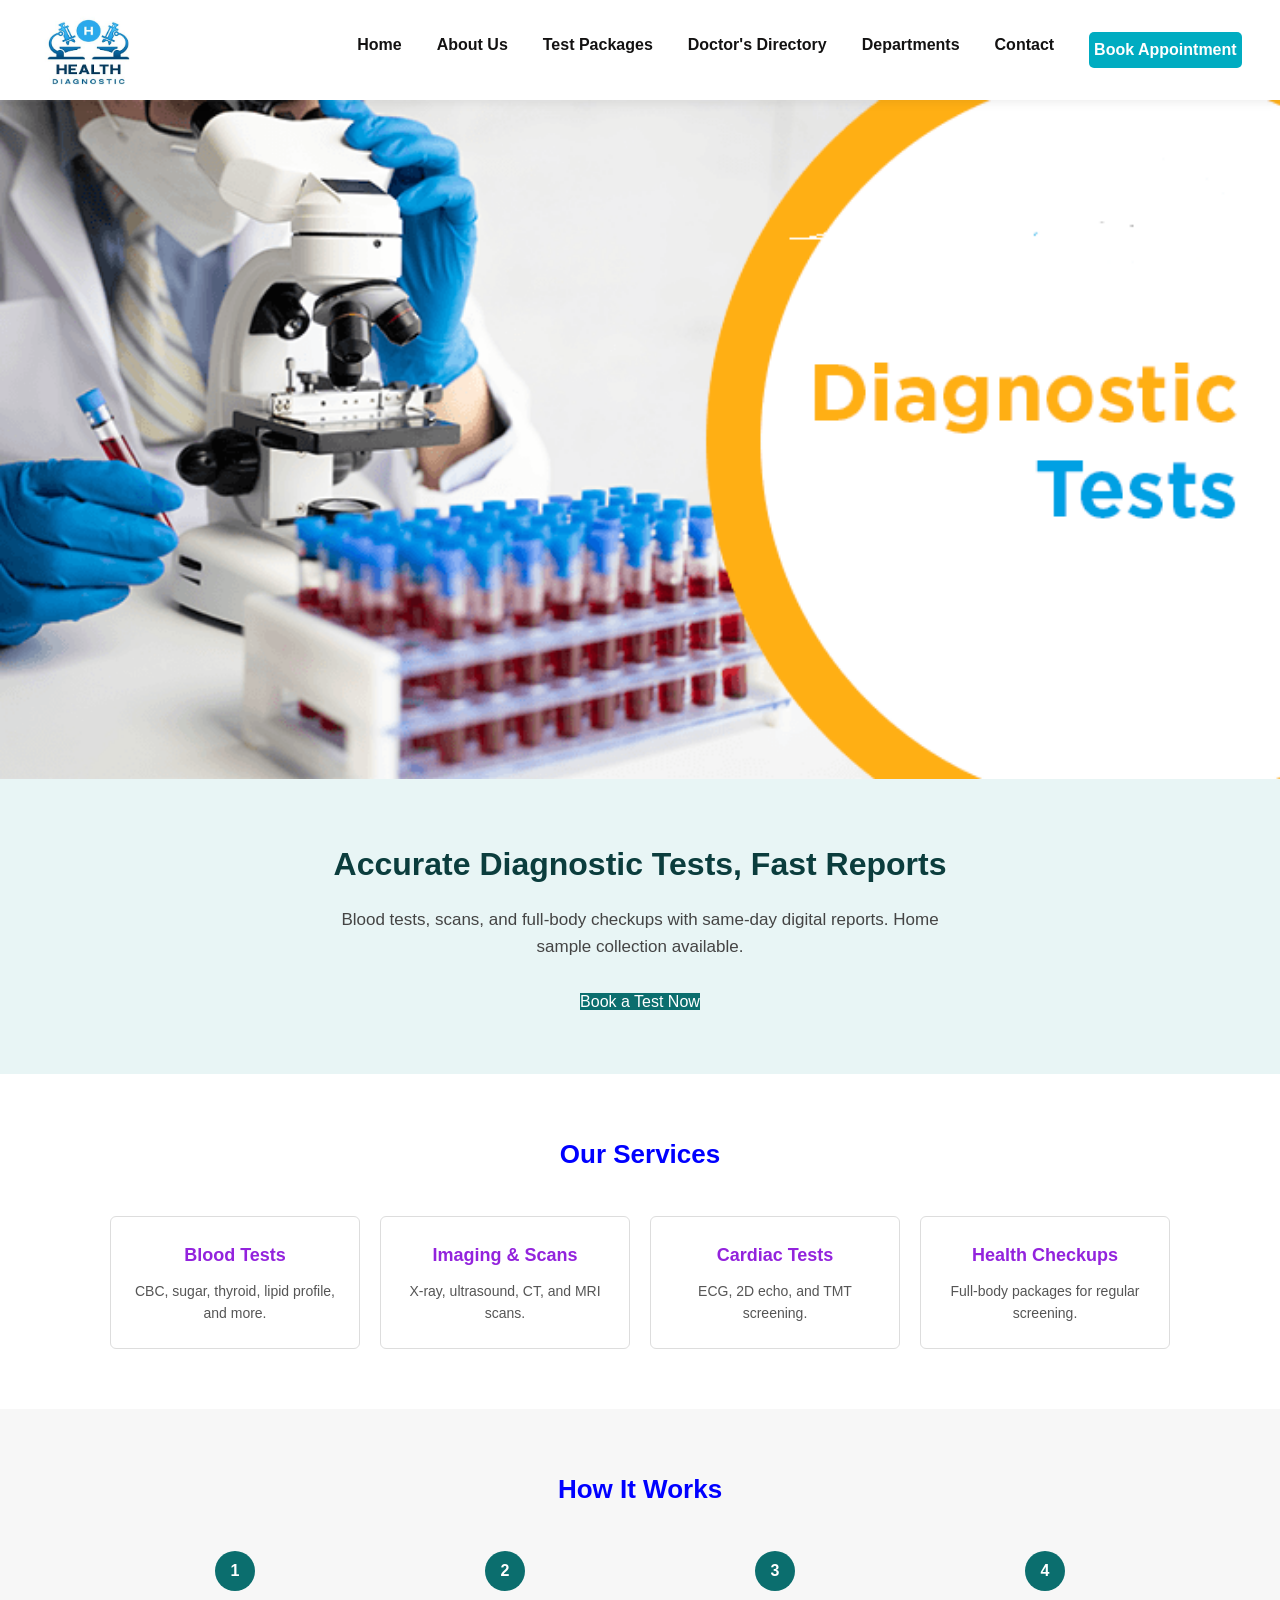
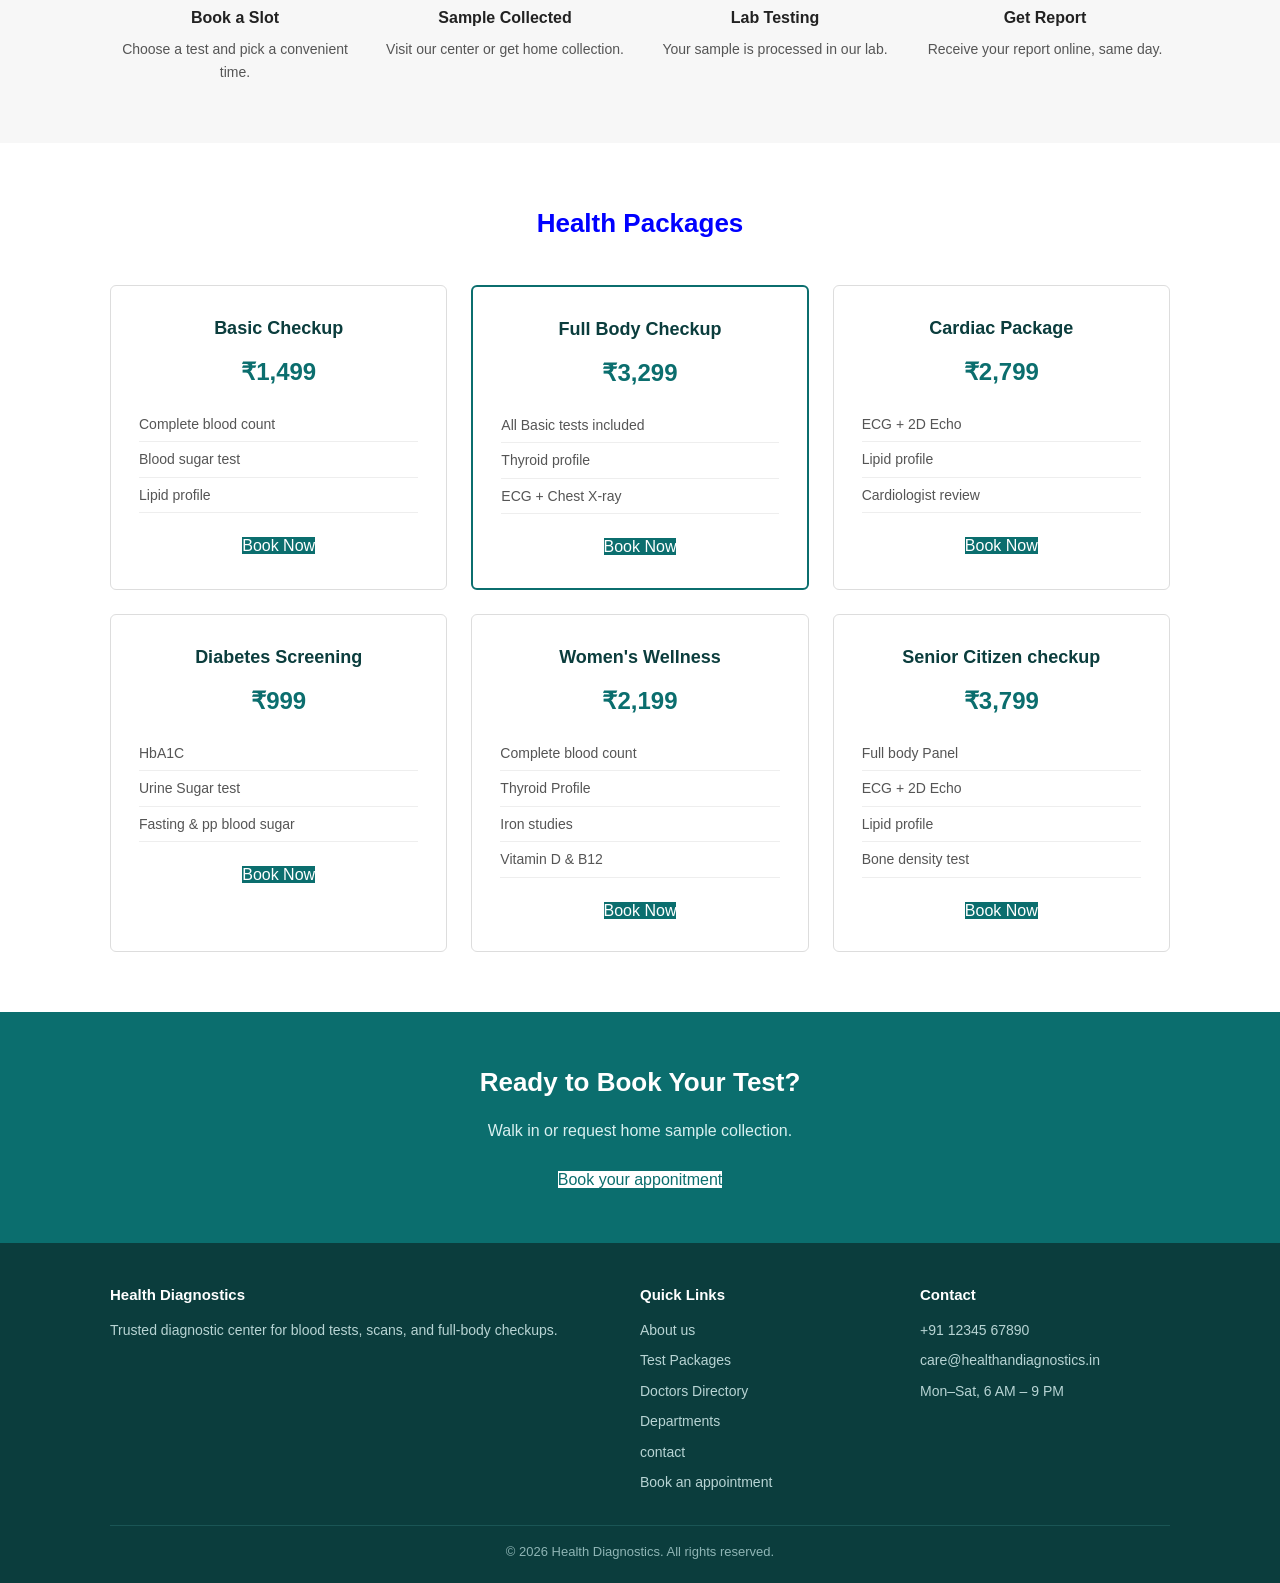
<file: index.html>
<html>
    <!DOCTYPE html>
<html lang="en">
<head>
<meta charset="UTF-8">
<meta name="viewport" content="width=device-width, initial-scale=1.0">
<title>Health Diagnostic center website</title>
<style>
  * { margin: 0; padding: 0; box-sizing: border-box; }
  body {
    font-family: Arial, Helvetica, sans-serif;
    color: #222;
    line-height: 1.6;
  }
  .container {
    max-width: 1100px;
    margin: 0 auto;
    padding: 0 20px;
  }
  a { text-decoration: none; color: inherit; }

  /* Header */
  
  header {
    background: white;
    position: sticky;
    top: 0;
    z-index: 1000;
    box-shadow: 0 2px 10px rgba(0, 0, 0, .08);
}

.navbar {
    display: flex;
    justify-content: space-between;
    align-items: center;
    padding: 10px 3%;
}

.logo {
    display: flex;
    align-items: center;
    gap: 12px;
}

.logo img {
    width: 100px;
    height: 80px;
}

.logo h2 {
    color: #0097a7;
    font-size: 24px;
}

nav ul {
    display: flex;
    list-style: none;
    gap: 35px;
}

nav ul li a {
    text-decoration: none;
    color: #131212;
    font-weight: 600;
    transition: .3s;
}

nav ul li a:hover {
    color: #00acc1;
}

.btn1 {
    display: inline-block;
    background: #00acc1;
    color: #fff;
    padding: 5px 5px;
    text-decoration: none;
    border-radius: 5px;
    transition: 0.3s;
    font-weight: bold;
}

.btn1:hover {
    background: #e5533d;
    transform: translateY(-3px);
}


.menu-btn {
    display: none;
    font-size: 30px;
    cursor: pointer;
}
  .btn-primary {
    background: #0b6e6e;
    color: #fff;
  }
  .btn-primary:hover { background: #095656; }


  /*mobile*/
  @media(max-width:768px) {

    .menu-btn {
        display: block;
    }

    nav {
        position: absolute;
        top: 82px;
        left: 0;
        width: 100%;
        background: white;
        display: none;
        box-shadow: 0 5px 15px rgba(0, 0, 0, .1);
    }

    nav.active {
        display: block;
    }

    nav ul {
        flex-direction: column;
        padding: 20px;
        gap: 18px;
    }
    nav ul li a:hover{
        color: #0b6e6e;
    }
}

  /* Hero */
  .hero {
    background: #e8f5f5;
    padding: 60px 0;
    text-align: center;
  }
  .hero h1 {
    font-size: 32px;
    margin-bottom: 16px;
    color: #0b3d3d;
  }
  .hero p {
    font-size: 17px;
    color: #444;
    max-width: 600px;
    margin: 0 auto 28px;
  }

  /* Sections */
  section {
    padding: 60px 0;
  }
  section h2 {
    text-align: center;
    font-size: 26px;
    margin-bottom: 40px;
    color: blue;
  }

  /* Services */
  .services-grid {
    display: grid;
    grid-template-columns: repeat(4, 1fr);
    gap: 20px;

  }
 
  .service-card {
    background: #fff;
    border: 1px solid #ddd;
    border-radius: 6px;
    padding: 24px;
    text-align: center;
  }
  .service-card h3 {
    font-size: 18px;
    margin-bottom: 10px;
    color: #9323dd;
  }
  .service-card p {
    font-size: 14px;
    color: #555;
  }
  .service-card:hover{
    background-color: #a9d4d4;
    cursor: pointer;
    transform: translateY(-6px);
    border-color: #222;
    box-shadow:  blue;
  }

  /* How it works */
  .how-it-works {
    background: #f7f7f7;
  }
  .steps {
    display: grid;
    grid-template-columns: repeat(4, 1fr);
    gap: 20px;
    text-align: center;
  }
  .step-number {
    width: 40px;
    height: 40px;
    line-height: 40px;
    border-radius: 50%;
    background: #0b6e6e;
    color: #fff;
    margin: 0 auto 14px;
    font-weight: bold;
  }
  .steps h3 {
    font-size: 16px;
    margin-bottom: 8px;
  }
  .steps p {
    font-size: 14px;
    color: #555;
  }

  /* Packages */
  .packages-grid {
    display: grid;
    grid-template-columns: repeat(3, 1fr);
    gap: 24px;
  }
  .package-card {
    border: 1px solid #ddd;
    border-radius: 6px;
    padding: 28px;
    text-align: center;
  }
  .package-card.featured {
    border: 2px solid #0b6e6e;
  }
  .package-card h3 {
    font-size: 18px;
    margin-bottom: 10px;
    color: #0b3d3d;
  }
  .package-card .price {
    font-size: 24px;
    font-weight: bold;
    color: #0b6e6e;
    margin-bottom: 16px;
  }
  .package-card ul {
    list-style: none;
    margin-bottom: 20px;
    text-align: left;
  }
  .package-card li {
    font-size: 14px;
    color: #555;
    padding: 6px 0;
    border-bottom: 1px solid #eee;
  }
  .package-card:hover{
    transform: translateY(-6px);
    background-color: rgb(174, 238, 174);
    
  }

  /* CTA */
  .cta {
    background: #0b6e6e;
    color: #fff;
    text-align: center;
    padding: 50px 0;
  }
  .cta h2 { color: #fff; margin-bottom: 14px; }
  .cta p { margin-bottom: 24px; color: #d9f0f0; }
  .cta .btn-primary {
    background: #fff;
    color: #0b6e6e;
  }
  .cta .btn-primary:hover { background: #eee; }

  /* Footer */
  footer {
    background: #0b3d3d;
    color: #cde;
    padding: 40px 0 20px;
  }
  .footer-grid {
    display: grid;
    grid-template-columns: 2fr 1fr 1fr;
    gap: 30px;
    margin-bottom: 24px;
  }
  footer h4 {
    color: #fff;
    margin-bottom: 12px;
    font-size: 15px;
  }
  footer a, footer p {
    font-size: 14px;
    color: #b8d4d4;
    display: block;
    margin-bottom: 8px;
  }
  .footer-bottom {
    text-align: center;
    font-size: 13px;
    color: #8fb5b5;
    border-top: 1px solid #1a5555;
    padding-top: 16px;
  }

  /* Responsive */
  @media (max-width: 800px) {
    .nav-links { display: none; }
    .services-grid { grid-template-columns: repeat(2, 1fr); }
    .steps { grid-template-columns: repeat(2, 1fr); }
    .packages-grid { grid-template-columns: 1fr; }
    .footer-grid { grid-template-columns: 1fr; }
  }
</style>
</head>
<body>

<header>
    <div class="navbar">

<div class="logo">
<img src="lloog.png" alt="logo">

</div>

<div class="menu-btn" onclick="toggleMenu()">☰</div>

<nav id="navMenu">
<ul>
<li><a href="index.html">Home</a></li>
<li><a href="aboutus.html">About Us</a></li>
<li><a href="packages.html">Test Packages</a></li>
<li><a href="doctors.html">Doctor's Directory</a></li>
<li><a href="departments.html">Departments</a></li>
<li><a href="contact.html">Contact</a></li>
<li><a href="appointment.html" class="btn1">Book Appointment</a></li>
</ul>
</nav>

</div>

  
</header>
<img src="Diagnostic_Test logo.png" width="1300px">

<section class="hero">
  <div class="container">
    <h1>Accurate Diagnostic Tests, Fast Reports</h1>
    <p>Blood tests, scans, and full-body checkups with same-day digital reports. Home sample collection available.</p>
    <a href="#book" class="btn btn-primary">Book a Test Now</a>
  </div>
</section>

<section id="services">
  <div class="container">
    <h2>Our Services</h2>
    <div class="services-grid">
      <div class="service-card">
        <h3>Blood Tests</h3>
        <p>CBC, sugar, thyroid, lipid profile, and more.</p>
      </div>
      <div class="service-card">
        <h3>Imaging &amp; Scans</h3>
        <p>X-ray, ultrasound, CT, and MRI scans.</p>
      </div>
      <div class="service-card">
        <h3>Cardiac Tests</h3>
        <p>ECG, 2D echo, and TMT screening.</p>
      </div>
      <div class="service-card">
        <h3>Health Checkups</h3>
        <p>Full-body packages for regular screening.</p>
      </div>
    </div>
  </div>
</section>

<section class="how-it-works" id="how">
  <div class="container">
    <h2>How It Works</h2>
    <div class="steps">
      <div>
        <div class="step-number">1</div>
        <h3>Book a Slot</h3>
        <p>Choose a test and pick a convenient time.</p>
      </div>
      <div>
        <div class="step-number">2</div>
        <h3>Sample Collected</h3>
        <p>Visit our center or get home collection.</p>
      </div>
      <div>
        <div class="step-number">3</div>
        <h3>Lab Testing</h3>
        <p>Your sample is processed in our lab.</p>
      </div>
      <div>
        <div class="step-number">4</div>
        <h3>Get Report</h3>
        <p>Receive your report online, same day.</p>
      </div>
    </div>
  </div>
</section>

<section id="packages">
  <div class="container">
    <h2>Health Packages</h2>
    <div class="packages-grid">
      <div class="package-card">
        <h3>Basic Checkup</h3>
        <div class="price">₹1,499</div>
        <ul>
          <li>Complete blood count</li>
          <li>Blood sugar test</li>
          <li>Lipid profile</li>
        </ul>
        <a href="#book" class="btn btn-primary">Book Now</a>
      </div>
      <div class="package-card featured">
        <h3>Full Body Checkup</h3>
        <div class="price">₹3,299</div>
        <ul>
          <li>All Basic tests included</li>
          <li>Thyroid profile</li>
          <li>ECG + Chest X-ray</li>
        </ul>
        <a href="#book" class="btn btn-primary">Book Now</a>
      </div>
      <div class="package-card">
        <h3>Cardiac Package</h3>
        <div class="price">₹2,799</div>
        <ul>
          <li>ECG + 2D Echo</li>
          <li>Lipid profile</li>
          <li>Cardiologist review</li>
        </ul>
        <a href="#book" class="btn btn-primary">Book Now</a>
      </div>
      <div class="package-card">
        <h3>Diabetes Screening</h3>
        <div class="price">₹999</div>
        <ul>
          <li>HbA1C</li>
          <li>Urine Sugar test</li>
          <li>Fasting &amp; pp blood sugar</li>
        </ul>
        <a href="#book" class="btn btn-primary">Book Now</a>
      </div>
      <div class="package-card">
        <h3>Women's Wellness</h3>
        <div class="price">₹2,199</div>
        <ul>
          <li>Complete blood count</li>
          <li>Thyroid Profile</li>
          <li>Iron studies</li>
          <li>Vitamin D &amp; B12</li>
        </ul>
        <a href="#book" class="btn btn-primary">Book Now</a>
      </div>
      <div class="package-card">
        <h3>Senior Citizen checkup</h3>
        <div class="price">₹3,799</div>
        <ul>
            <li>Full body Panel</li>
          <li>ECG + 2D Echo</li>
          <li>Lipid profile</li>
          <li>Bone density test</li>
        </ul>
        <a href="#book" class="btn btn-primary">Book Now</a>
      </div>




    </div>
  </div>
</section>

<section class="cta" id="book">
  <div class="container">
    <h2>Ready to Book Your Test?</h2>
    <p>Walk in or request home sample collection.</p>
    <a href="appointment.html" class="btn btn-primary">Book your apponitment</a>
  </div>
</section>

<footer id="contact">
  <div class="container">
    <div class="footer-grid">
      <div>
        <h4>Health  Diagnostics</h4>
        <p>Trusted diagnostic center for blood tests, scans, and full-body checkups.</p>
      </div>
      <div>
        <h4>Quick Links</h4>
        <a href="aboutus.html">About us</a>
        <a href="packages.html">Test Packages</a>
        <a href="doctors.html">Doctors Directory</a>
        <a href="departments.html">Departments</a>
        <a href="contact.html">contact</a>
        <a href="appointment.html">Book an appointment</a>
      </div>
      <div>
        <h4>Contact</h4>
        <a href="tel:+911234567890">+91 12345 67890</a>
        <a href="health:care@healthandiagnostics.in">care@healthandiagnostics.in</a>
        <p>Mon–Sat, 6 AM – 9 PM</p>
      </div>
    </div>
    <div class="footer-bottom">
      © 2026 Health Diagnostics. All rights reserved.
    </div>
  </div>
</footer>

<script>

function toggleMenu(){
document.getElementById("navMenu").classList.toggle("active");
}

document.querySelectorAll("nav a").forEach(link=>{
link.addEventListener("click",()=>{
document.getElementById("navMenu").classList.remove("active");
});
});

</script>

</body>
</html>
</file>
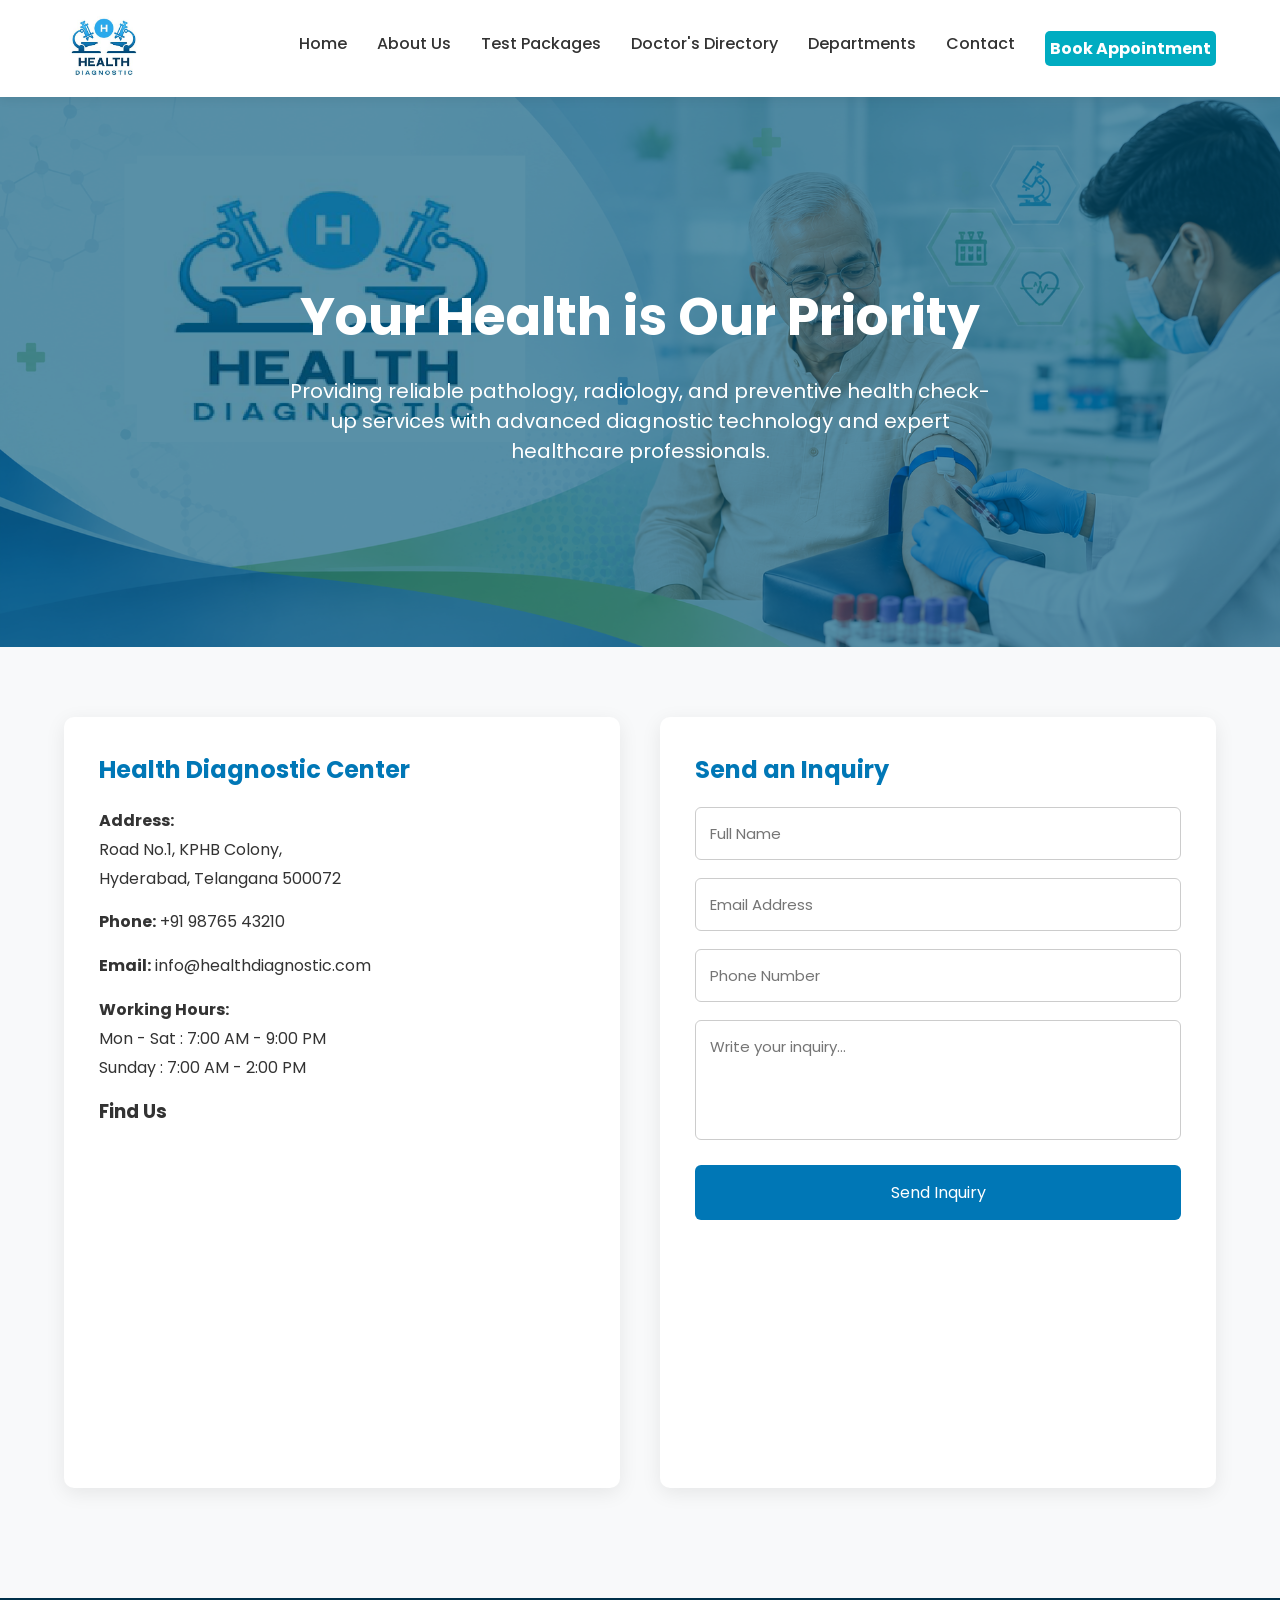
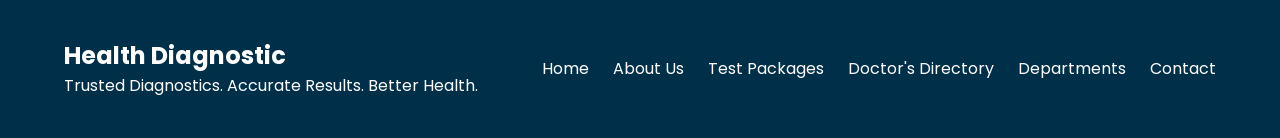
<file: contact.html>
<!DOCTYPE html>
<html lang="en">
<head>
    <meta charset="UTF-8">
    <meta name="viewport" content="width=device-width, initial-scale=1.0">
    <link rel="stylesheet" href="https://cdnjs.cloudflare.com/ajax/libs/font-awesome/6.5.2/css/all.min.css">

    <title>Health Diagnostic - Contact Us</title>
    <link rel="icon" type="image/png" href="cminilogo.png">

    <link href="https://fonts.googleapis.com/css2?family=Poppins:wght@300;400;500;600;700&display=swap"
        rel="stylesheet">

    <link href="concss.css" rel="stylesheet">

</head>

<body>

    <header>

        <div class="container navbar">

            <div class="logo">

                <img src="clogo.png" alt="logo">


            </div>

            <nav id="navMenu">
                <ul>
                    <li><a href="index.html">Home</a></li>
                    <li><a href="aboutus.html">About Us</a></li>
                    <li><a href="packages.html">Test Packages</a></li>
                    <li><a href="doctors.html">Doctor's Directory</a></li>
                    <li><a href="departments.html">Departments</a></li>
                    <li><a href="contact.html">Contact</a></li>
                    <li><a href="appointment.html" class="btn1">Book Appointment</a></li>
                </ul>
            </nav>

            <div class="hamburger" id="hamburger">
                <i class="fas fa-bars"></i>
            </div>
        </div>

    </header>

    <!-- Hero -->

    <section class="hero">

        <div class="hero-content">

            <h1>Your Health is Our Priority</h1>

            <p>
                Providing reliable pathology, radiology, and preventive health check-up services with advanced
                diagnostic technology and expert healthcare professionals.
            </p>

        </div>

    </section>

    <!-- Contact -->

    <section class="contact-section">

        <div class="container">

            <div class="contact-grid">

                <!-- Left -->

                <div class="info">

                    <h2>Health Diagnostic Center</h2>

                    <p><strong>Address:</strong><br>
                        Road No.1, KPHB Colony,<br>
                        Hyderabad, Telangana 500072
                    </p>

                    <p><strong>Phone:</strong> +91 98765 43210</p>

                    <p><strong>Email:</strong> info@healthdiagnostic.com</p>

                    <p><strong>Working Hours:</strong><br>

                        Mon - Sat : 7:00 AM - 9:00 PM<br>

                        Sunday : 7:00 AM - 2:00 PM

                    </p>

                    <h3>Find Us</h3>

                    <iframe src="https://maps.google.com/maps?q=KPHB%20Hyderabad&t=&z=14&ie=UTF8&iwloc=&output=embed"
                        allowfullscreen>
                    </iframe>

                </div>

                <!-- Right -->

                <div class="form-box">

                    <h2>Send an Inquiry</h2>

                    <form id="contactForm">

                        <input type="text" id="name" placeholder="Full Name" required>

                        <input type="email" id="email" placeholder="Email Address" required>

                        <input type="tel" id="phone" placeholder="Phone Number" required>

                        <textarea id="messageBox" placeholder="Write your inquiry..." required></textarea>

                        <button type="submit">Send Inquiry</button>

                    </form>

                    <div id="message"></div>

                </div>

            </div>

        </div>

    </section>

    <!-- Footer -->

    <footer>

        <div class="container footer-grid">

            <div>

                <h2>Health Diagnostic</h2>

                <p>Trusted Diagnostics. Accurate Results. Better Health.</p>

            </div>

            <div class="footer-links">

                <a href="index.html">Home</a>
                <a href="aboutus.html">About Us</a>
                <a href="packages.html">Test Packages</a>
                <a href="doctors.html">Doctor's Directory</a>
                <a href="departments.html">Departments</a>
                <a href="contact.html">Contact</a>

            </div>

        </div>

    </footer>

    <script>

        const hamburger = document.getElementById("hamburger");
        const nav = document.getElementById("navMenu");

        hamburger.addEventListener("click", () => {
            nav.classList.toggle("active");

            if (nav.classList.contains("active")) {
                hamburger.innerHTML = '<i class="fas fa-times-circle"></i>';
            } else {
                hamburger.innerHTML = '<i class="fas fa-bars"></i>';
            }
        });


        document.getElementById("contactForm").addEventListener("submit", function (e) {

            e.preventDefault();

            document.getElementById("message").innerHTML =
                "✔ Thank you! Your inquiry has been submitted successfully.";

            this.reset();

        });

    </script>

</body>

</html>
</file>
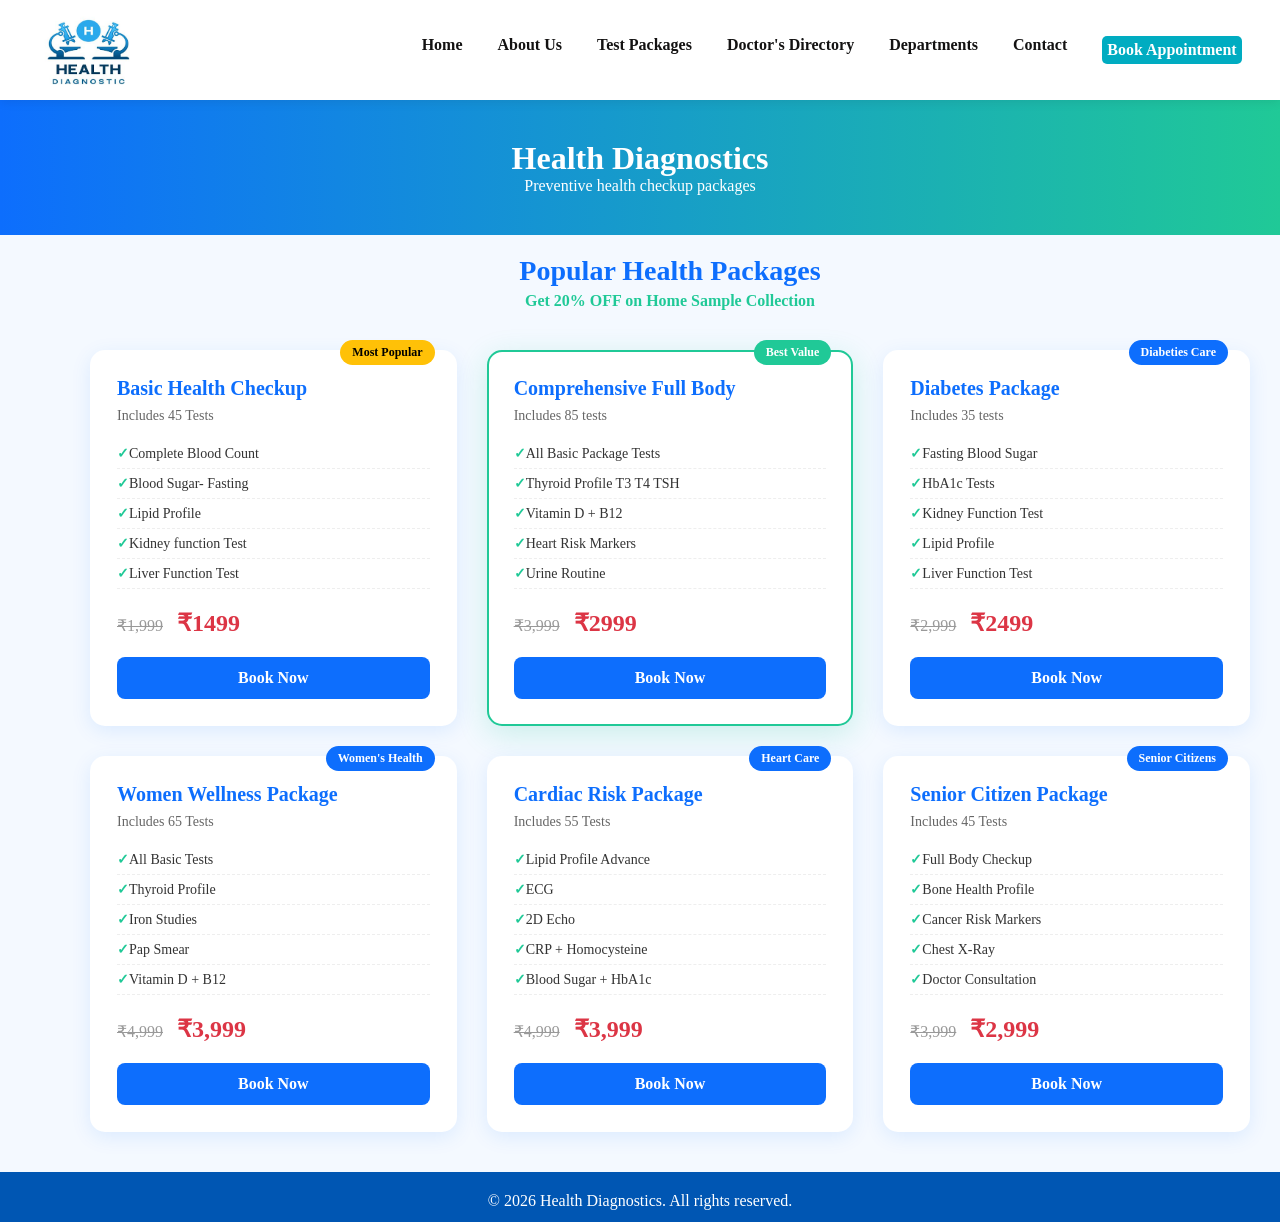
<file: packages.html>
<!doctype html>
<html>
    <head>
        <meta name="viewport" content="width=device-width, initial-scale=1.0">
        <title>Packages</title>
        <style>
            * {
                margin: 0;
                padding: 0;
                box-sizing: border-box;
            }

            body {
                background-color: #f4f9ff;
                color: #333;
           
            }

            header {
    background: white;
    position: sticky;
    top: 0;
    z-index: 1000;
    box-shadow: 0 2px 10px rgba(0, 0, 0, .08);
}

.navbar {
    display: flex;
    justify-content: space-between;
    align-items: center;
    padding: 10px 3%;
    position: relative;
    gap: 12px;
}

.logo {
    display: flex;
    align-items: center;
    gap: 12px;
}

.logo img {
    width: 100px;
    height: 80px;
}

.logo h2 {
    color: #0097a7;
    font-size: 24px;
}

nav ul {
    display: flex;
    list-style: none;
    gap: 35px;
}

nav ul li a {
    text-decoration: none;
    color: #131212;
    font-weight: 600;
    transition: .3s;
}

nav ul li a:hover {
    color: #00acc1;
}

.btn1 {
    display: inline-block;
    background: #00acc1;
    color: #fff;
    padding: 5px 5px;
    text-decoration: none;
    border-radius: 5px;
    transition: 0.3s;
    font-weight: bold;
}

.btn1:hover {
    background: #e5533d;
    transform: translateY(-3px);
}

.menu-btn {
    display: none;
    cursor: pointer;
    background: #00acc1;
    color: #ffffff;
    border: none;
    border-radius: 8px;
    padding: 10px 14px;
    font-size: 18px;
    font-weight: 700;
    line-height: 1;
    box-shadow: 0 2px 8px rgba(0,0,0,0.16);
}

.menu-btn .icon-close {
    display: none;
    font-size: 24px;
    line-height: 1;
}

.menu-btn.active .icon-close {
    display: inline-block;
}

.menu-btn.active .icon-hamburger {
    display: none;
}

.menu-btn.active .icon-close {
    display: inline-block;
}

.menu-btn.active .icon-hamburger {
    display: none;
}
  .btn-primary {
    background: #0b6e6e;
    color: #fff;
  }
 .btn-primary:hover { background: #095656; }
 


            .title {
                background: linear-gradient(90deg, #0d6efd, #20c997);
                color: #fff;
                text-align: center;
                padding: 40px 20px;
            }

            .title h1 {
                font-size: 32px;
            }

            .container {
                max-width: 1200px;
                margin: 50 auto;
                padding: 20px;
                     margin-left: 70px;
            }

            .page-title {
                text-align: center;
                font-size: 28px;
                margin-bottom: 5px;
                color: #0d6efd
            }

            .subtitle {
                text-align: center;
                color: #20c997;
                margin-bottom: 40px;
                font-weight: 600;
            }

            .package-grid {
                display: grid;
                grid-template-columns: repeat(auto-fit, minmax(300px, 1fr));
                gap: 30px;
            }

            .package-card {
                background-color: #fff;
                border-radius: 15px;
                padding: 25px;
                box-shadow: 0 5px 20px rgba(13,110,253,0.1);
                position: relative;
                border: 2px solid transparent;
                transition: 0.3s;
            }

            .package-card:hover {
                border-color: #0d6efd;
                transform: translateY(-8px);
            }

            .package-card.featured {
                border-color: #20c997;
                box-shadow: 0 8px 30px rgba(32,201,151,0.2); ;
            }

            .tag{
                position: absolute;
                top: -12px;
                right: 20px;
                background-color: #0d6efd;
                color: #fff;
                padding: 5px 12px;
                border-radius: 20px;
                font-size: 12px;
                font-weight: 600;
            }

            .tag.best {
                background-color: #20c997;
            }

            .tag.popular {
                background-color: #ffc107;
                color: #000;
            }

            .package-card h3 {
                font-size: 20px;
                color: #0d6efd;
                margin-bottom: 8px;
            }

            .tests {
                color: #666;
                font-size: 14px;
                margin-bottom: 15px;;

            }

            .package-card ul {
                list-style: none;
                margin-bottom: 20px;
            }

            .package-card ul li {
                padding: 6px 0;
                font-size: 14px;
                border-bottom: 1px dashed #eee;
            }

            .package-card ul li:before {
                content: "\2713";
                color: #20c997;
                font-weight: bold;
            }

            .price {
                margin-bottom: 20px;
            }

            .old-price {
                text-decoration: line-through;
                color: #999;
                margin-right: 10px;
            }

            .new-price {
                font-size: 24px;
                color:#dc3545;
                font-weight: 700;
            }

            .btn-book {
                display: block;
                width: 100%;
                text-align: center;
                padding: 12px;
                background-color: #0d6efd;
                color: #fff;
                border-radius: 8px;
                text-decoration: none;
                font-weight: 600;
                transition: 0.3s;
            }

            .btn-book:hover {
                background-color: #0056b3;
            }

            footer {
                background-color: #0056b3;
                color: white;
                text-align: center;
                height: 50px;
                margin-top: 20px;
                padding-top: 20px;
            }

            nav.active {
                display: block !important;
            }

            @media (max-width: 768px) {
                .navbar {
                    flex-wrap: wrap;
                    position: relative;
                }

                .menu-btn {
                    display: inline-flex !important;
                    align-items: center;
                    justify-content: center;
                    position: fixed !important;
                    top: 16px;
                    right: 16px;
                    z-index: 99999;
                    width: 46px;
                    height: 46px;
                    border-radius: 50%;
                    background: #00acc1;
                    color: #fff;
                    font-size: 24px;
                    padding: 0;
                    box-shadow: 0 4px 12px rgba(0,0,0,0.2);
                    border: 3px solid #fff;
                }

                nav {
                    display: none !important;
                    position: absolute;
                    top: calc(100% + 10px);
                    left: 0;
                    right: 0;
                    width: calc(100% - 32px);
                    margin: 0 16px;
                    background: #fff;
                    border-radius: 10px;
                    box-shadow: 0 8px 20px rgba(0,0,0,0.12);
                    padding: 12px 15px;
                    z-index: 99998;
                }

                nav.active {
                    display: block !important;
                }

                nav ul {
                    display: flex;
                    flex-direction: column;
                    gap: 12px;
                    padding: 0;
                }

                nav ul li a {
                    display: block;
                    padding: 6px 0;
                }
            }

            @media (min-width: 769px) {
                nav {
                    display: flex !important;
                }

                nav ul {
                    display: flex;
                    gap: 35px;
                }

                .menu-btn {
                    display: none !important;
                }
            }
        </style>
        </head>
        <body>

            <header>
    <div class="navbar">
        <div class="logo">
            <img src="health.png" alt="logo">
        </div>

       

        
<button class="menu-btn" id="menuBtn" type="button" aria-label="Open navigation menu" aria-expanded="false" aria-controls="navMenu">
    <span class="icon-hamburger" aria-hidden="true">&#9776;</span>
    <span class="icon-close" aria-hidden="true">&times;</span>
</button>
           


        <nav id="navMenu">
            <ul>
                <li><a href="index.html">Home</a></li>
                <li><a href="aboutus.html">About Us</a></li>
                <li><a href="packages.html">Test Packages</a></li>
                <li><a href="doctors.html">Doctor's Directory</a></li>
                <li><a href="departments.html">Departments</a></li>
                <li><a href="contact.html">Contact</a></li>
                <li><a href="appointment.html" class="btn1">Book Appointment</a></li>
            </ul>
        </nav>
    </div>
</header>
            <div class="title">
                <h1>Health Diagnostics</h1>
                <p>Preventive health checkup packages</p>
            </div>

            <div class="container">
                <h2 class="page-title"> Popular Health Packages</h2>
                <p class="subtitle"> Get 20% OFF on Home Sample Collection</p>

                <div class="package-grid">
                    <div class="package-card">
                        <div class="tag popular">Most Popular</div>
                        <h3>Basic Health Checkup</h3>
                        <p class="tests">Includes 45 Tests</p>
                        <ul>
                            <li>Complete Blood Count</li>
                            <li>Blood Sugar- Fasting</li>
                            <li>Lipid Profile</li>
                            <li>Kidney function Test</li>
                            <li>Liver Function Test</li>
                        </ul>
                        <div class="price">
                            <span class="old-price">₹1,999</span>
                            <span class="new-price">₹1499</span>
                        </div>

                        <a href="appointment.html" class="btn-book">Book Now</a>
                    </div>

                    <div class="package-card featured">
                        <div class="tag best">Best Value</div>
                        <h3>Comprehensive Full Body</h3>
                        <p class="tests">Includes 85 tests</p>
                        <ul>
                            <li>All Basic Package Tests</li>
                            <li>Thyroid Profile T3 T4 TSH </li>
                            <li>Vitamin D + B12</li>
                            <li>Heart Risk Markers</li>
                            <li>Urine Routine</li>
                        </ul>
                        <div class="price">
                            <span class="old-price">₹3,999</span>
                            <span class="new-price">₹2999</span>
                        </div>
                        <a href="appointment.html" class="btn-book">Book Now</a>
                        
                </div>

                <div class="package-card">
                    <div class="tag">Diabeties Care</div>
                    <h3>Diabetes Package</h3>
                    <p class="tests">Includes 35 tests</p>
                    <ul>
                        <li>Fasting Blood Sugar</li>
                        <li>HbA1c Tests</li>
                        <li>Kidney Function Test</li>
                        <li>Lipid Profile</li>
                        <li>Liver Function Test</li>
                        
                    </ul>
                    <div class="price">
                        <span class="old-price">₹2,999</span>
                        <span class="new-price">₹2499</span>
                    </div>
                    <a href="appointment.html" class="btn-book">Book Now</a>
                    </div>

                    <div class="package-card">
                        <div class="tag">Women's Health</div>
                        <h3>Women Wellness Package</h3>
                        <p class="tests">Includes 65 Tests</p>
                        <ul>
                            <li>All Basic Tests</li>
                            <li>Thyroid Profile</li>
                            <li>Iron Studies</li>
                            <li>Pap Smear</li>
                            <li>Vitamin D + B12</li>
                        </ul>
                        <div class="price">
                            <span class="old-price">₹4,999</span>
                            <span class="new-price">₹3,999</span>
                        </div>
                        <a href="appointment.html" class="btn-book">Book Now</a>
                    </div>

                    <div class="package-card">
                        <div class="tag">Heart Care</div>
                        <h3>Cardiac Risk Package</h3>
                        <p class="tests">Includes 55 Tests</p>
                        <ul>
                            <li>Lipid Profile Advance</li>
                            <li>ECG</li>
                            <li>2D Echo</li>
                            <li>CRP + Homocysteine</li>
                            <li>Blood Sugar + HbA1c</li>
                        </ul>
                        <div class="price">
                            <span class="old-price">₹4,999</span>
                            <span class="new-price">₹3,999</span>
                        </div>
                        <a href="appointment.html" class="btn-book">Book Now</a>
                    </div>

                    <div class="package-card">
                        <div class="tag">Senior Citizens</div>
                        <h3>Senior Citizen Package</h3>
                        <p class="tests">Includes 45 Tests</p>
                        <ul>
                            <li>Full Body Checkup</li>
                            <li>Bone Health Profile</li>
                            <li>Cancer Risk Markers</li>
                            <li>Chest X-Ray</li>
                            <li>Doctor Consultation</li>
                        </ul>
                        <div class="price">
                            <span class="old-price">₹3,999</span>
                            <span class="new-price">₹2,999</span>
                        </div>
                        <a href="appointment.html" class="btn-book">Book Now</a>
                    </div>
                </div>
            </div>

            <footer>
                <p>&copy; 2026 Health Diagnostics. All rights reserved.</p>
            </footer>

             <script>
                        const menuBtn = document.getElementById('menuBtn');
                        const navMenu = document.getElementById('navMenu');

                        if (menuBtn && navMenu) {
                            const closeMenu = () => {
                                navMenu.classList.remove('active');
                                menuBtn.classList.remove('active');
                                menuBtn.setAttribute('aria-expanded', 'false');
                                menuBtn.setAttribute('aria-label', 'Open navigation menu');
                            };

                            menuBtn.addEventListener('click', (event) => {
                                event.stopPropagation();
                                const isOpen = navMenu.classList.toggle('active');
                                menuBtn.classList.toggle('active', isOpen);
                                menuBtn.setAttribute('aria-expanded', String(isOpen));
                                menuBtn.setAttribute('aria-label', isOpen ? 'Close navigation menu' : 'Open navigation menu');
                            });

                            navMenu.querySelectorAll('a').forEach((link) => {
                                link.addEventListener('click', closeMenu);
                            });

                            document.addEventListener('click', (event) => {
                                if (window.innerWidth <= 768 && navMenu.classList.contains('active') && !navMenu.contains(event.target) && !menuBtn.contains(event.target)) {
                                    closeMenu();
                                }
                            });
                        }
                    </script>
        </body>
        </html>
</file>
<file: concss.css>
*{
margin:0;
padding:0;
box-sizing:border-box;
font-family:'Poppins',sans-serif;
}

body{
background:#f8f9fa;
color:#333;
}

/* Header */

header{
background:#fff;
box-shadow:0 2px 10px rgba(0,0,0,.08);
position:sticky;
top:0;
z-index:1000;
}

.container{
width:90%;
max-width:1200px;
margin:auto;
}

.navbar{
display:flex;
justify-content:space-between;
align-items:center;
padding:10px 0;
}



.logo img{
width:auto;
height:70px;
}

nav ul{
display:flex;
list-style:none;
}

nav ul li{
margin-left:30px;
}

nav ul li a{
text-decoration:none;
font-weight:500;
color:#333;
transition:.3s;
}

nav ul li a:hover{
color:#0077b6;
}

.btn1 {
    display: inline-block;
    background: #00acc1;
    color: #fff;
    padding: 5px 5px;
    text-decoration: none;
    border-radius: 5px;
    transition: 0.3s;
    font-weight: bold;
}

.btn1:hover {
    background: #e5533d;
    transform: translateY(-3px);
}


.hamburger{
    display:none;
    font-size:30px;
    cursor:pointer;
    color:#0077b6;
}

/* Hero */

.hero{
height:550px;
background:url('hero.png?auto=format&fit=crop&w=1600&q=80') center/cover no-repeat;
position:relative;
display:flex;
align-items:center;
justify-content:center;
}

.hero::before{
content:'';
position:absolute;
top:0;
left:0;
width:100%;
height:100%;
background:rgba(0,85,120,.65);
}

.hero-content{
position:relative;
color:#fff;
text-align:center;
padding:20px;
}

.hero-content h1{
font-size:52px;
margin-bottom:20px;
}

.hero-content p{
font-size:20px;
max-width:700px;
margin:auto;
}

/* Contact Section */

.contact-section{
padding:70px 0;
}

.contact-grid{
display:grid;
grid-template-columns:1fr 1fr;
gap:40px;
}

.info{
background:#fff;
padding:35px;
border-radius:10px;
box-shadow:0 5px 20px rgba(0,0,0,.08);
}

.info h2{
color:#0077b6;
margin-bottom:20px;
}

.info p{
margin-bottom:15px;
line-height:1.8;
}

iframe{
width:100%;
height:300px;
border:none;
border-radius:8px;
margin-top:20px;
}

/* Form */

.form-box{
background:#fff;
padding:35px;
border-radius:10px;
box-shadow:0 5px 20px rgba(0,0,0,.08);
}

.form-box h2{
margin-bottom:20px;
color:#0077b6;
}

form input,
form textarea{
width:100%;
padding:14px;
margin-bottom:18px;
border:1px solid #ccc;
border-radius:6px;
font-size:15px;
}

textarea{
resize:none;
height:120px;
}

button{
background:#0077b6;
color:#fff;
padding:15px;
width:100%;
border:none;
font-size:16px;
border-radius:6px;
cursor:pointer;
transition:.3s;
}

button:hover{
background:#005f8f;
}

#message{
margin-top:15px;
font-weight:bold;
color:green;
}

/* Footer */

footer{
background:#003049;
color:#fff;
padding:40px 0;
margin-top:40px;
}

.footer-grid{
display:flex;
justify-content:space-between;
align-items:center;
flex-wrap:wrap;
}

.footer-links a{
color:#fff;
text-decoration:none;
margin-left:20px;
}

.footer-links a:hover{
text-decoration:underline;
}

/* Responsive */


@media(max-width:768px){

.navbar{
    position:relative;
}

.hamburger{
    display:block;
}

nav{
    position:absolute;
    top:90px;
    left:0;
    width:100%;
    background:#fff;
    display:none;
    box-shadow:0 10px 20px rgba(0,0,0,.1);
}

nav.active{
    display:block;
}

nav ul{
    flex-direction:column;
    text-align:center;
}

nav ul li{
    padding:18px;
    border-bottom:1px solid #eee;
}

.logo img{
    height:60px;
}

.hero{
    height:320px;
}

.hero h1{
    font-size:32px;
}

.hero p{
    font-size:17px;
}

.contact-grid{
    grid-template-columns:1fr;
}

iframe{
    height:250px;
}

.footer-grid{
    flex-direction:column;
    text-align:center;
    gap:20px;
}

.footer-links{
    display:flex;
    flex-wrap:wrap;
    justify-content:center;
    gap:15px;
}

}
</file>
